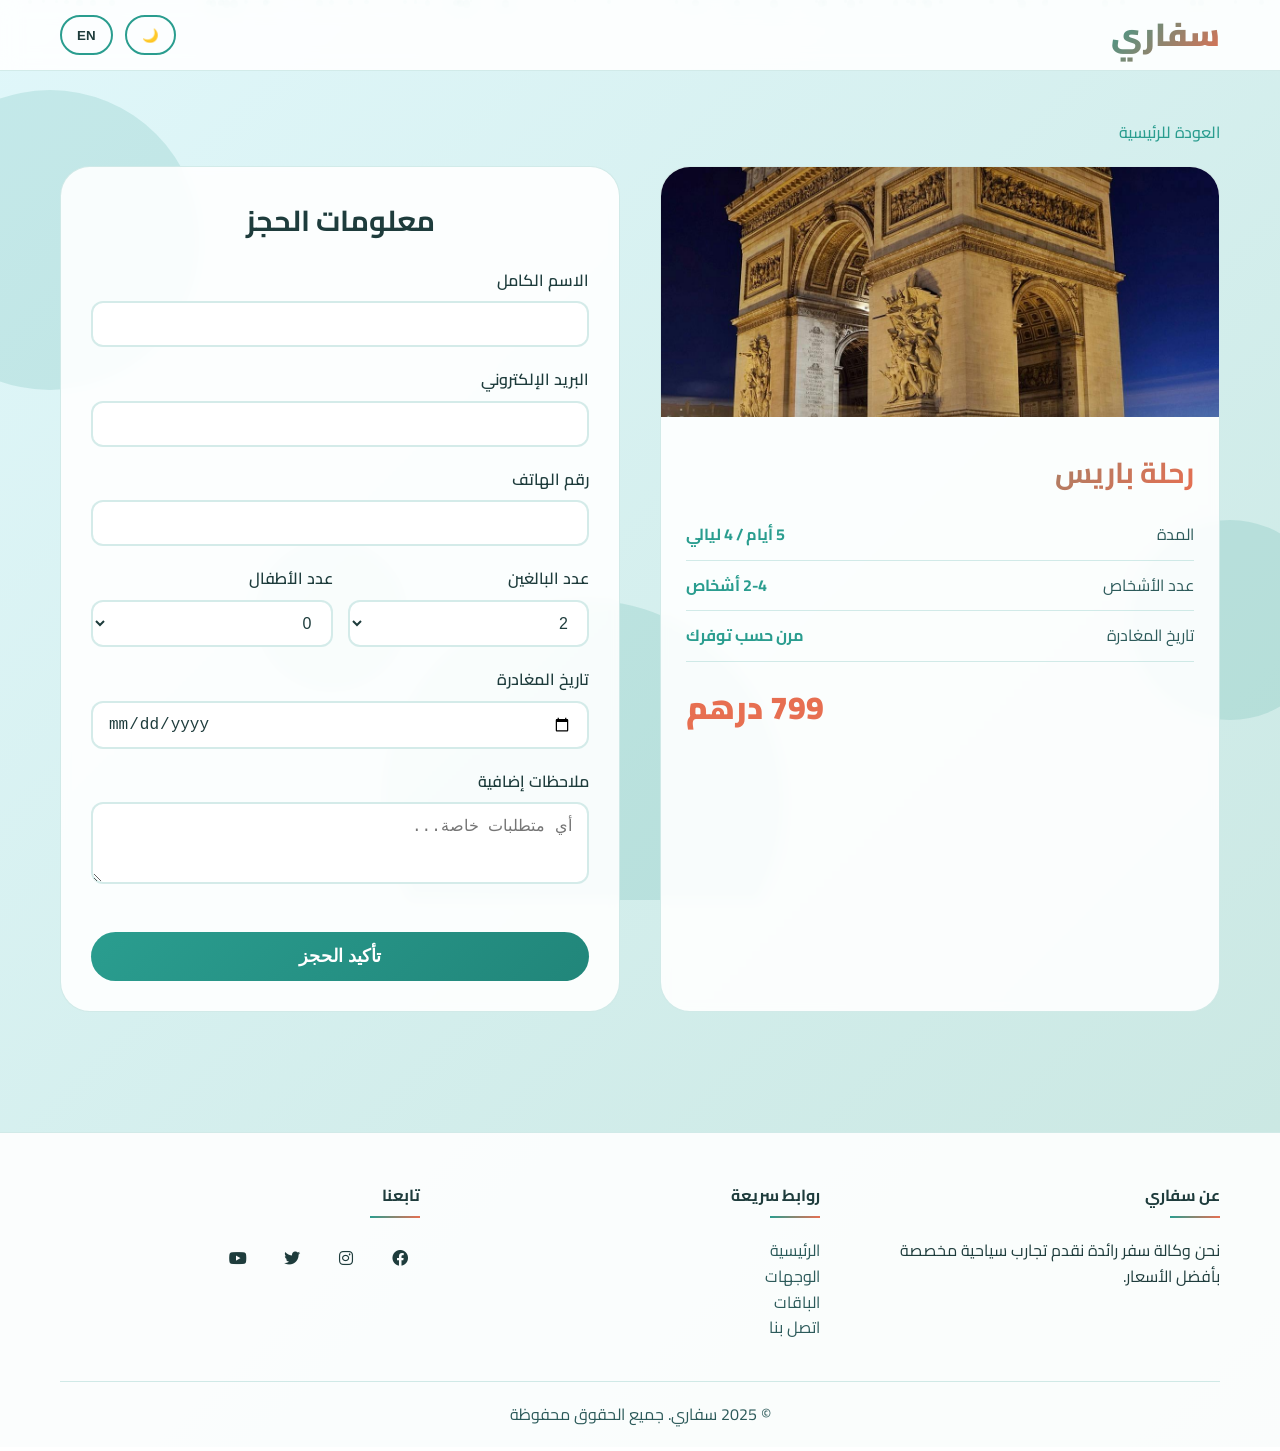
<file: booking.html>
<!DOCTYPE html>
<html lang="ar" dir="rtl">
<head>
    <meta charset="UTF-8">
    <meta name="viewport" content="width=device-width, initial-scale=1.0, user-scalable=yes">
    <title>سفاري | إتمام الحجز - تجربة سلسة</title>
    <meta name="description" content="أكمل حجز رحلتك مع سفاري بكل سهولة وأمان">
    <link href="https://fonts.googleapis.com/css2?family=Cairo:wght@300;400;600;700;900&display=swap" rel="stylesheet">
    <link href="https://unpkg.com/aos@2.3.1/dist/aos.css" rel="stylesheet">
    <link rel="stylesheet" href="https://cdnjs.cloudflare.com/ajax/libs/font-awesome/6.0.0-beta3/css/all.min.css">
    <style>
        /* ========== RESET & VARIABLES ========== */
        * {
            margin: 0;
            padding: 0;
            box-sizing: border-box;
        }

        :root {
            --primary: #2a9d8f;
            --primary-dark: #21867a;
            --secondary: #e76f51;
            --accent: #f4a261;
            --bg-dark: #121212;
            --bg-card-dark: #1e1e1e;
            --text-dark: #ffffff;
            --text-muted-dark: #b0b0b0;
            --bg-light: linear-gradient(135deg, #e0f7fa 0%, #c8e6e0 100%);
            --bg-card-light: rgba(255, 255, 255, 0.9);
            --text-light: #1e3c3c;
            --text-muted-light: #2c5a5a;
            --border-light: rgba(42, 157, 143, 0.2);
            --border-dark: #333;
            --shadow: 0 10px 30px rgba(0, 0, 0, 0.1);
            --shadow-hover: 0 20px 40px rgba(0, 0, 0, 0.15);
            --transition: all 0.3s ease;
            --glow: 0 0 20px rgba(42, 157, 143, 0.4);
        }

        [data-theme="dark"] {
            --bg: var(--bg-dark);
            --bg-card: var(--bg-card-dark);
            --text: var(--text-dark);
            --text-muted: var(--text-muted-dark);
            --border: var(--border-dark);
        }

        [data-theme="light"] {
            --bg: var(--bg-light);
            --bg-card: var(--bg-card-light);
            --text: var(--text-light);
            --text-muted: var(--text-muted-light);
            --border: var(--border-light);
        }

        html {
            scroll-behavior: smooth;
        }

        body {
            font-family: 'Cairo', sans-serif;
            background: var(--bg);
            color: var(--text);
            line-height: 1.6;
            direction: rtl;
            text-align: right;
            transition: background 0.3s, color 0.2s;
            overflow-x: hidden;
            position: relative;
        }

        body[dir="ltr"] {
            direction: ltr;
            text-align: left;
        }

        .container {
            max-width: 1200px;
            margin: 0 auto;
            padding: 0 20px;
            position: relative;
            z-index: 2;
        }

        /* ========== PROGRESS BAR ========== */
        .progress-bar {
            position: fixed;
            top: 0;
            left: 0;
            width: 0%;
            height: 4px;
            background: linear-gradient(90deg, var(--primary), var(--secondary), var(--accent));
            z-index: 1001;
            transition: width 0.1s;
            box-shadow: 0 0 5px var(--primary);
        }

        /* ========== ANIMATED BACKGROUND ========== */
        .animated-bg {
            position: fixed;
            top: 0;
            left: 0;
            width: 100%;
            height: 100%;
            z-index: 0;
            overflow: hidden;
            pointer-events: none;
        }

        .animated-bg .circle {
            position: absolute;
            border-radius: 50%;
            animation: float 15s infinite ease-in-out;
        }

        [data-theme="light"] .animated-bg .circle { background: rgba(42, 157, 143, 0.15); }
        [data-theme="dark"] .animated-bg .circle { background: rgba(255, 255, 255, 0.05); }

        @keyframes float {
            0% { transform: translateY(0) translateX(0) scale(1); opacity: 0.3; }
            50% { transform: translateY(-30px) translateX(20px) scale(1.05); opacity: 0.6; }
            100% { transform: translateY(0) translateX(0) scale(1); opacity: 0.3; }
        }

        .circle-1 { width: 300px; height: 300px; top: 10%; left: -100px; animation-duration: 20s; }
        .circle-2 { width: 200px; height: 200px; bottom: 20%; right: -50px; animation-duration: 25s; animation-delay: -5s; }
        .circle-3 { width: 150px; height: 150px; top: 60%; left: 20%; animation-duration: 18s; animation-delay: -2s; }
        .circle-4 { width: 400px; height: 400px; bottom: -100px; left: 30%; animation-duration: 30s; animation-delay: -10s; }
        .circle-5 { width: 100px; height: 100px; top: 20%; right: 15%; animation-duration: 12s; animation-delay: -1s; }

        /* Particles */
        .particles {
            position: fixed;
            top: 0;
            left: 0;
            width: 100%;
            height: 100%;
            z-index: 1;
            pointer-events: none;
        }
        .particle {
            position: absolute;
            width: 4px;
            height: 4px;
            background: var(--primary);
            border-radius: 50%;
            opacity: 0.4;
            animation: particleMove 20s linear infinite;
        }
        [data-theme="dark"] .particle {
            background: rgba(255, 255, 255, 0.3);
        }
        @keyframes particleMove {
            0% { transform: translateY(100vh) translateX(0) rotate(0deg); opacity: 0; }
            10% { opacity: 0.6; }
            90% { opacity: 0.6; }
            100% { transform: translateY(-100px) translateX(50px) rotate(360deg); opacity: 0; }
        }

        /* ========== FLOATING BUTTONS ========== */
        .floating-contact, .back-to-top {
            position: fixed;
            bottom: 30px;
            width: 50px;
            height: 50px;
            border-radius: 50%;
            background: linear-gradient(135deg, var(--primary), var(--secondary));
            color: #fff;
            display: flex;
            align-items: center;
            justify-content: center;
            cursor: pointer;
            transition: 0.3s;
            z-index: 99;
            opacity: 0;
            visibility: hidden;
            transform: scale(0.8);
            box-shadow: 0 5px 15px rgba(0,0,0,0.2);
        }
        .floating-contact { left: 30px; }
        .back-to-top { right: 30px; }
        .floating-contact.show, .back-to-top.show {
            opacity: 1;
            visibility: visible;
            transform: scale(1);
        }
        .floating-contact:hover, .back-to-top:hover {
            transform: scale(1.1) rotate(10deg);
            background: var(--secondary);
        }

        /* ========== HEADER ========== */
        header {
            position: fixed;
            top: 0;
            width: 100%;
            background: var(--bg-card);
            backdrop-filter: blur(10px);
            border-bottom: 1px solid var(--border);
            z-index: 1000;
            transition: var(--transition);
        }

        .navbar {
            display: flex;
            justify-content: space-between;
            align-items: center;
            max-width: 1200px;
            margin: 0 auto;
            padding: 0 20px;
            height: 70px;
        }

        .logo-text {
            font-size: 2rem;
            font-weight: 900;
            background: linear-gradient(135deg, var(--primary), var(--secondary));
            -webkit-background-clip: text;
            background-clip: text;
            color: transparent;
        }

        .nav-actions {
            display: flex;
            gap: 12px;
            align-items: center;
        }

        .theme-toggle, .lang-switch {
            background: transparent;
            border: 2px solid var(--primary);
            color: var(--text);
            padding: 0 15px;
            height: 40px;
            border-radius: 40px;
            cursor: pointer;
            font-weight: 600;
            transition: 0.3s;
        }

        .theme-toggle:hover, .lang-switch:hover {
            background: var(--primary);
            color: #fff;
        }

        /* ========== BOOKING SECTION ========== */
        .booking-section {
            padding: 120px 0 60px;
            min-height: 100vh;
        }

        .back-link {
            display: inline-block;
            margin-bottom: 20px;
            color: var(--primary);
            text-decoration: none;
            font-weight: 500;
            transition: 0.3s;
        }
        .back-link i {
            margin-left: 5px;
        }
        .back-link:hover {
            transform: translateX(-5px);
        }

        .booking-wrapper {
            display: grid;
            grid-template-columns: 1fr 1fr;
            gap: 40px;
        }

        /* Package Summary Card (with 3D Tilt) */
        .package-summary {
            background: var(--bg-card);
            border-radius: 30px;
            overflow: hidden;
            border: 1px solid var(--border);
            transition: var(--transition);
            backdrop-filter: blur(5px);
        }
        .package-summary:hover {
            transform: translateY(-10px);
            box-shadow: var(--shadow-hover), var(--glow);
        }
        .package-summary img {
            width: 100%;
            height: 250px;
            object-fit: cover;
        }
        .summary-content {
            padding: 25px;
        }
        .summary-title {
            font-size: 1.8rem;
            margin-bottom: 15px;
            background: linear-gradient(135deg, var(--primary), var(--secondary));
            -webkit-background-clip: text;
            background-clip: text;
            color: transparent;
        }
        .summary-detail {
            display: flex;
            justify-content: space-between;
            padding: 12px 0;
            border-bottom: 1px solid var(--border);
            color: var(--text-muted);
        }
        .summary-detail span:last-child {
            color: var(--primary);
            font-weight: bold;
        }
        .total-price {
            font-size: 2rem;
            font-weight: 900;
            color: var(--secondary);
            margin-top: 20px;
            text-align: left;
        }

        /* Booking Form Card */
        .booking-form {
            background: var(--bg-card);
            border-radius: 30px;
            padding: 30px;
            border: 1px solid var(--border);
            backdrop-filter: blur(5px);
        }
        .booking-form h2 {
            margin-bottom: 25px;
            font-size: 1.8rem;
            text-align: center;
        }
        .form-group {
            margin-bottom: 20px;
        }
        .form-group label {
            display: block;
            margin-bottom: 8px;
            font-weight: 600;
        }
        .form-group input,
        .form-group select,
        .form-group textarea {
            width: 100%;
            padding: 12px 15px;
            background: var(--bg-card);
            border: 2px solid var(--border);
            border-radius: 12px;
            color: var(--text);
            font-size: 1rem;
            transition: 0.3s;
        }
        .form-group input:focus,
        .form-group select:focus,
        .form-group textarea:focus {
            border-color: var(--primary);
            outline: none;
            box-shadow: 0 0 0 3px rgba(42,157,143,0.2);
        }
        .form-row {
            display: grid;
            grid-template-columns: 1fr 1fr;
            gap: 15px;
        }
        .btn-booking {
            width: 100%;
            padding: 14px;
            background: linear-gradient(135deg, var(--primary), var(--primary-dark));
            color: #fff;
            border: none;
            border-radius: 50px;
            font-size: 1.1rem;
            font-weight: 700;
            cursor: pointer;
            transition: 0.3s;
            margin-top: 20px;
            position: relative;
            overflow: hidden;
        }
        .btn-booking::after {
            content: '';
            position: absolute;
            top: 50%;
            left: 50%;
            width: 0;
            height: 0;
            background: rgba(255,255,255,0.3);
            border-radius: 50%;
            transform: translate(-50%, -50%);
            transition: width 0.6s, height 0.6s;
        }
        .btn-booking:active::after {
            width: 200px;
            height: 200px;
        }
        .btn-booking:hover {
            transform: translateY(-3px);
            box-shadow: 0 8px 20px rgba(42,157,143,0.4);
        }

        /* Footer */
        footer {
            background: var(--bg-card);
            padding: 50px 0 20px;
            border-top: 1px solid var(--border);
            margin-top: 60px;
        }
        .footer-content {
            display: grid;
            grid-template-columns: repeat(auto-fit, minmax(200px, 1fr));
            gap: 40px;
            margin-bottom: 40px;
        }
        .footer-section h4 {
            margin-bottom: 20px;
            position: relative;
            padding-bottom: 10px;
        }
        .footer-section h4::after {
            content: '';
            position: absolute;
            bottom: 0;
            right: 0;
            width: 50px;
            height: 2px;
            background: linear-gradient(90deg, var(--primary), var(--secondary));
        }
        .footer-section ul {
            list-style: none;
        }
        .footer-section a {
            color: var(--text-muted);
            text-decoration: none;
            transition: 0.3s;
        }
        .footer-section a:hover {
            color: var(--primary);
        }
        .social-icons a {
            display: inline-flex;
            width: 40px;
            height: 40px;
            background: rgba(255,255,255,0.1);
            border-radius: 50%;
            align-items: center;
            justify-content: center;
            color: var(--text);
            margin-left: 10px;
            transition: 0.3s;
        }
        .social-icons a:hover {
            background: var(--primary);
            transform: translateY(-5px);
            color: #fff;
        }
        .copyright {
            text-align: center;
            padding-top: 20px;
            border-top: 1px solid var(--border);
            color: var(--text-muted);
        }

        /* Responsive */
        @media (max-width: 768px) {
            .booking-wrapper {
                grid-template-columns: 1fr;
                gap: 30px;
            }
            .booking-section {
                padding: 100px 20px 40px;
            }
            .form-row {
                grid-template-columns: 1fr;
            }
        }
    </style>
</head>
<body>
    <div class="progress-bar" id="progressBar"></div>
    <div class="animated-bg">
        <div class="circle circle-1"></div>
        <div class="circle circle-2"></div>
        <div class="circle circle-3"></div>
        <div class="circle circle-4"></div>
        <div class="circle circle-5"></div>
    </div>
    <div class="particles" id="particlesContainer"></div>

    <header>
        <nav class="navbar">
            <div class="logo">
                <span class="logo-text">سفاري</span>
            </div>
            <div class="nav-actions">
                <button class="theme-toggle" id="themeToggle">🌙</button>
                <button class="lang-switch" id="langToggle">EN</button>
            </div>
        </nav>
    </header>

    <div class="floating-contact" id="floatingContact">
        <i class="fas fa-headset"></i>
    </div>
    <button class="back-to-top" id="backToTop">↑</button>

    <main>
        <section class="booking-section">
            <div class="container">
                <a href="index.html" class="back-link" data-i18n="back_home"><i class="fas fa-arrow-right"></i> العودة للرئيسية</a>
                <div class="booking-wrapper">
                    <!-- Package Summary (Tilt Card) -->
                    <div class="package-summary" id="packageSummary" data-aos="fade-left">
                        <img src="" alt="" id="packageImage">
                        <div class="summary-content">
                            <h2 class="summary-title" id="packageName">جاري التحميل...</h2>
                            <div class="summary-detail">
                                <span data-i18n="duration">المدة</span>
                                <span id="packageDuration"></span>
                            </div>
                            <div class="summary-detail">
                                <span data-i18n="persons">عدد الأشخاص</span>
                                <span id="packagePersons"></span>
                            </div>
                            <div class="summary-detail">
                                <span data-i18n="departure_flex">تاريخ المغادرة</span>
                                <span id="packageDate"></span>
                            </div>
                            <div class="total-price" id="packagePrice"></div>
                        </div>
                    </div>

                    <!-- Booking Form -->
                    <div class="booking-form" data-aos="fade-right">
                        <h2 data-i18n="booking_info">معلومات الحجز</h2>
                        <form id="bookingForm">
                            <div class="form-group">
                                <label data-i18n="fullname">الاسم الكامل</label>
                                <input type="text" id="fullName" required>
                            </div>
                            <div class="form-group">
                                <label data-i18n="email">البريد الإلكتروني</label>
                                <input type="email" id="email" required>
                            </div>
                            <div class="form-group">
                                <label data-i18n="phone">رقم الهاتف</label>
                                <input type="tel" id="phone" required>
                            </div>
                            <div class="form-row">
                                <div class="form-group">
                                    <label data-i18n="adults">عدد البالغين</label>
                                    <select id="adults">
                                        <option value="1">1</option>
                                        <option value="2" selected>2</option>
                                        <option value="3">3</option>
                                        <option value="4">4</option>
                                        <option value="5">5</option>
                                    </select>
                                </div>
                                <div class="form-group">
                                    <label data-i18n="children">عدد الأطفال</label>
                                    <select id="children">
                                        <option value="0">0</option>
                                        <option value="1">1</option>
                                        <option value="2">2</option>
                                        <option value="3">3</option>
                                    </select>
                                </div>
                            </div>
                            <div class="form-group">
                                <label data-i18n="departure_date">تاريخ المغادرة</label>
                                <input type="date" id="departureDate" required>
                            </div>
                            <div class="form-group">
                                <label data-i18n="special_notes">ملاحظات إضافية</label>
                                <textarea id="notes" rows="3" placeholder="أي متطلبات خاصة..."></textarea>
                            </div>
                            <button type="submit" class="btn-booking" data-i18n="confirm_booking">تأكيد الحجز</button>
                        </form>
                    </div>
                </div>
            </div>
        </section>
    </main>

    <footer>
        <div class="container">
            <div class="footer-content">
                <div class="footer-section">
                    <h4 data-i18n="about">عن سفاري</h4>
                    <p data-i18n="about_text">نحن وكالة سفر رائدة نقدم تجارب سياحية مخصصة بأفضل الأسعار.</p>
                </div>
                <div class="footer-section">
                    <h4 data-i18n="quick_links">روابط سريعة</h4>
                    <ul>
                        <li><a href="index.html#home" data-i18n="home">الرئيسية</a></li>
                        <li><a href="index.html#destinations" data-i18n="destinations">الوجهات</a></li>
                        <li><a href="index.html#packages" data-i18n="packages">الباقات</a></li>
                        <li><a href="index.html#contact" data-i18n="contact">اتصل بنا</a></li>
                    </ul>
                </div>
                <div class="footer-section">
                    <h4 data-i18n="follow_us">تابعنا</h4>
                    <div class="social-icons">
                        <a href="#"><i class="fab fa-facebook"></i></a>
                        <a href="#"><i class="fab fa-instagram"></i></a>
                        <a href="#"><i class="fab fa-twitter"></i></a>
                        <a href="#"><i class="fab fa-youtube"></i></a>
                    </div>
                </div>
            </div>
            <div class="copyright">
                <p>&copy; 2025 سفاري. <span data-i18n="rights">جميع الحقوق محفوظة</span></p>
            </div>
        </div>
    </footer>

    <script src="https://unpkg.com/aos@2.3.1/dist/aos.js"></script>
    <script>
        // ========== PACKAGES DATA ==========
        const packagesData = {
            paris: {
                name_ar: 'رحلة باريس',
                name_en: 'Paris Trip',
                price: 799,
                duration_ar: '5 أيام / 4 ليالي',
                duration_en: '5 days / 4 nights',
                persons_ar: '2-4 أشخاص',
                persons_en: '2-4 persons',
                image: 'package-paris.jpg'
            },
            bali: {
                name_ar: 'عطلة بالي',
                name_en: 'Bali Getaway',
                price: 649,
                duration_ar: '7 أيام / 6 ليالي',
                duration_en: '7 days / 6 nights',
                persons_ar: '2-5 أشخاص',
                persons_en: '2-5 persons',
                image: 'package-bali.jpg'
            },
            dubai: {
                name_ar: 'دبي الفاخرة',
                name_en: 'Luxury Dubai',
                price: 999,
                duration_ar: '4 أيام / 3 ليالي',
                duration_en: '4 days / 3 nights',
                persons_ar: '2-3 أشخاص',
                persons_en: '2-3 persons',
                image: 'package-dubai.jpg'
            },
            morocco: {
                name_ar: 'المغرب الساحر',
                name_en: 'Enchanting Morocco',
                price: 549,
                duration_ar: '8 أيام / 7 ليالي',
                duration_en: '8 days / 7 nights',
                persons_ar: '2-6 أشخاص',
                persons_en: '2-6 persons',
                image: 'package-morocco.jpg'
            }
        };

        // Get package ID from URL
        const urlParams = new URLSearchParams(window.location.search);
        let packageId = urlParams.get('id');
        if (!packageId || !packagesData[packageId]) {
            packageId = 'paris';
        }
        const pkg = packagesData[packageId];

        // ========== TRANSLATIONS ==========
        const translations = {
            ar: {
                back_home: 'العودة للرئيسية',
                duration: 'المدة',
                persons: 'عدد الأشخاص',
                departure_flex: 'تاريخ المغادرة',
                booking_info: 'معلومات الحجز',
                fullname: 'الاسم الكامل',
                email: 'البريد الإلكتروني',
                phone: 'رقم الهاتف',
                adults: 'عدد البالغين',
                children: 'عدد الأطفال',
                departure_date: 'تاريخ المغادرة',
                special_notes: 'ملاحظات إضافية',
                confirm_booking: 'تأكيد الحجز',
                about: 'عن سفاري',
                about_text: 'نحن وكالة سفر رائدة نقدم تجارب سياحية مخصصة بأفضل الأسعار.',
                quick_links: 'روابط سريعة',
                follow_us: 'تابعنا',
                home: 'الرئيسية',
                destinations: 'الوجهات',
                packages: 'الباقات',
                contact: 'اتصل بنا',
                rights: 'جميع الحقوق محفوظة'
            },
            en: {
                back_home: 'Back to Home',
                duration: 'Duration',
                persons: 'Persons',
                departure_flex: 'Departure Date',
                booking_info: 'Booking Information',
                fullname: 'Full Name',
                email: 'Email',
                phone: 'Phone Number',
                adults: 'Adults',
                children: 'Children',
                departure_date: 'Departure Date',
                special_notes: 'Special Notes',
                confirm_booking: 'Confirm Booking',
                about: 'About Safari',
                about_text: 'We are a leading travel agency offering customized travel experiences at the best prices.',
                quick_links: 'Quick Links',
                follow_us: 'Follow Us',
                home: 'Home',
                destinations: 'Destinations',
                packages: 'Packages',
                contact: 'Contact',
                rights: 'All rights reserved'
            }
        };

        // ========== THEME ==========
        const themeToggle = document.getElementById('themeToggle');
        const html = document.documentElement;
        let theme = localStorage.getItem('theme') || 'light';
        html.setAttribute('data-theme', theme);
        if (themeToggle) themeToggle.textContent = theme === 'dark' ? '☀️' : '🌙';
        themeToggle?.addEventListener('click', () => {
            const newTheme = html.getAttribute('data-theme') === 'dark' ? 'light' : 'dark';
            html.setAttribute('data-theme', newTheme);
            localStorage.setItem('theme', newTheme);
            themeToggle.textContent = newTheme === 'dark' ? '☀️' : '🌙';
        });

        // ========== LANGUAGE ==========
        let currentLang = localStorage.getItem('lang') || 'ar';
        const langToggle = document.getElementById('langToggle');
        const body = document.body;

        function updatePageContent(lang) {
            // Update text elements with data-i18n
            document.querySelectorAll('[data-i18n]').forEach(el => {
                const key = el.getAttribute('data-i18n');
                if (translations[lang][key]) {
                    el.textContent = translations[lang][key];
                }
            });
            // Update package details
            const name = lang === 'ar' ? pkg.name_ar : pkg.name_en;
            const duration = lang === 'ar' ? pkg.duration_ar : pkg.duration_en;
            const persons = lang === 'ar' ? pkg.persons_ar : pkg.persons_en;
            document.getElementById('packageName').textContent = name;
            document.getElementById('packageDuration').textContent = duration;
            document.getElementById('packagePersons').textContent = persons;
            document.getElementById('packageDate').textContent = lang === 'ar' ? 'مرن حسب توفرك' : 'Flexible based on availability';
            document.getElementById('packageImage').src = pkg.image;
            document.getElementById('packageImage').alt = name;
            const priceEl = document.getElementById('packagePrice');
            priceEl.textContent = lang === 'ar' ? `${pkg.price} درهم` : `${pkg.price} MAD`;
        }

        function setLanguage(lang) {
            currentLang = lang;
            html.lang = lang;
            body.dir = lang === 'ar' ? 'rtl' : 'ltr';
            if (langToggle) langToggle.textContent = lang === 'ar' ? 'EN' : 'AR';
            localStorage.setItem('lang', lang);
            updatePageContent(lang);
        }
        setLanguage(currentLang);
        langToggle?.addEventListener('click', () => setLanguage(currentLang === 'ar' ? 'en' : 'ar'));

        // ========== SCROLL PROGRESS ==========
        window.addEventListener('scroll', () => {
            const winScroll = document.documentElement.scrollTop;
            const height = document.documentElement.scrollHeight - window.innerHeight;
            const scrolled = (winScroll / height) * 100;
            const progressBar = document.getElementById('progressBar');
            if (progressBar) progressBar.style.width = scrolled + '%';
        });

        // ========== BACK TO TOP & FLOATING CONTACT ==========
        const backToTop = document.getElementById('backToTop');
        const floating = document.getElementById('floatingContact');
        window.addEventListener('scroll', () => {
            if (window.scrollY > 300) {
                backToTop?.classList.add('show');
                floating?.classList.add('show');
            } else {
                backToTop?.classList.remove('show');
                floating?.classList.remove('show');
            }
        });
        backToTop?.addEventListener('click', () => window.scrollTo({ top: 0, behavior: 'smooth' }));
        floating?.addEventListener('click', () => window.location.href = 'index.html#contact');

        // ========== 3D TILT EFFECT ON PACKAGE SUMMARY ==========
        const tiltCard = document.querySelector('.package-summary');
        if (tiltCard) {
            tiltCard.addEventListener('mousemove', (e) => {
                const rect = tiltCard.getBoundingClientRect();
                const x = e.clientX - rect.left;
                const y = e.clientY - rect.top;
                const centerX = rect.width / 2;
                const centerY = rect.height / 2;
                const rotateX = (y - centerY) / 20;
                const rotateY = (centerX - x) / 20;
                tiltCard.style.transform = `perspective(1000px) rotateX(${rotateX}deg) rotateY(${rotateY}deg) translateY(-10px)`;
            });
            tiltCard.addEventListener('mouseleave', () => {
                tiltCard.style.transform = '';
            });
        }

        // ========== PARTICLES GENERATOR ==========
        function createParticles() {
            const container = document.getElementById('particlesContainer');
            if (!container) return;
            const particleCount = 60;
            for (let i = 0; i < particleCount; i++) {
                const particle = document.createElement('div');
                particle.classList.add('particle');
                particle.style.width = Math.random() * 6 + 2 + 'px';
                particle.style.height = particle.style.width;
                particle.style.left = Math.random() * 100 + '%';
                particle.style.animationDuration = Math.random() * 15 + 10 + 's';
                particle.style.animationDelay = Math.random() * 10 + 's';
                container.appendChild(particle);
            }
        }
        createParticles();

        // ========== FORM SUBMISSION ==========
        document.getElementById('bookingForm')?.addEventListener('submit', function(e) {
            e.preventDefault();
            const formData = {
                package: currentLang === 'ar' ? pkg.name_ar : pkg.name_en,
                name: document.getElementById('fullName').value,
                email: document.getElementById('email').value,
                phone: document.getElementById('phone').value,
                adults: document.getElementById('adults').value,
                children: document.getElementById('children').value,
                date: document.getElementById('departureDate').value,
                notes: document.getElementById('notes').value
            };
            console.log('Booking Data:', formData);
            alert(currentLang === 'ar' ? 'تم إرسال طلب الحجز بنجاح! سنتواصل معك قريباً.' : 'Booking request sent successfully! We will contact you soon.');
            e.target.reset();
        });

        // ========== AOS INIT ==========
        AOS.init({
            duration: 600,
            once: true,
            offset: 100,
        });
    </script>
</body>
</html>
</file>
